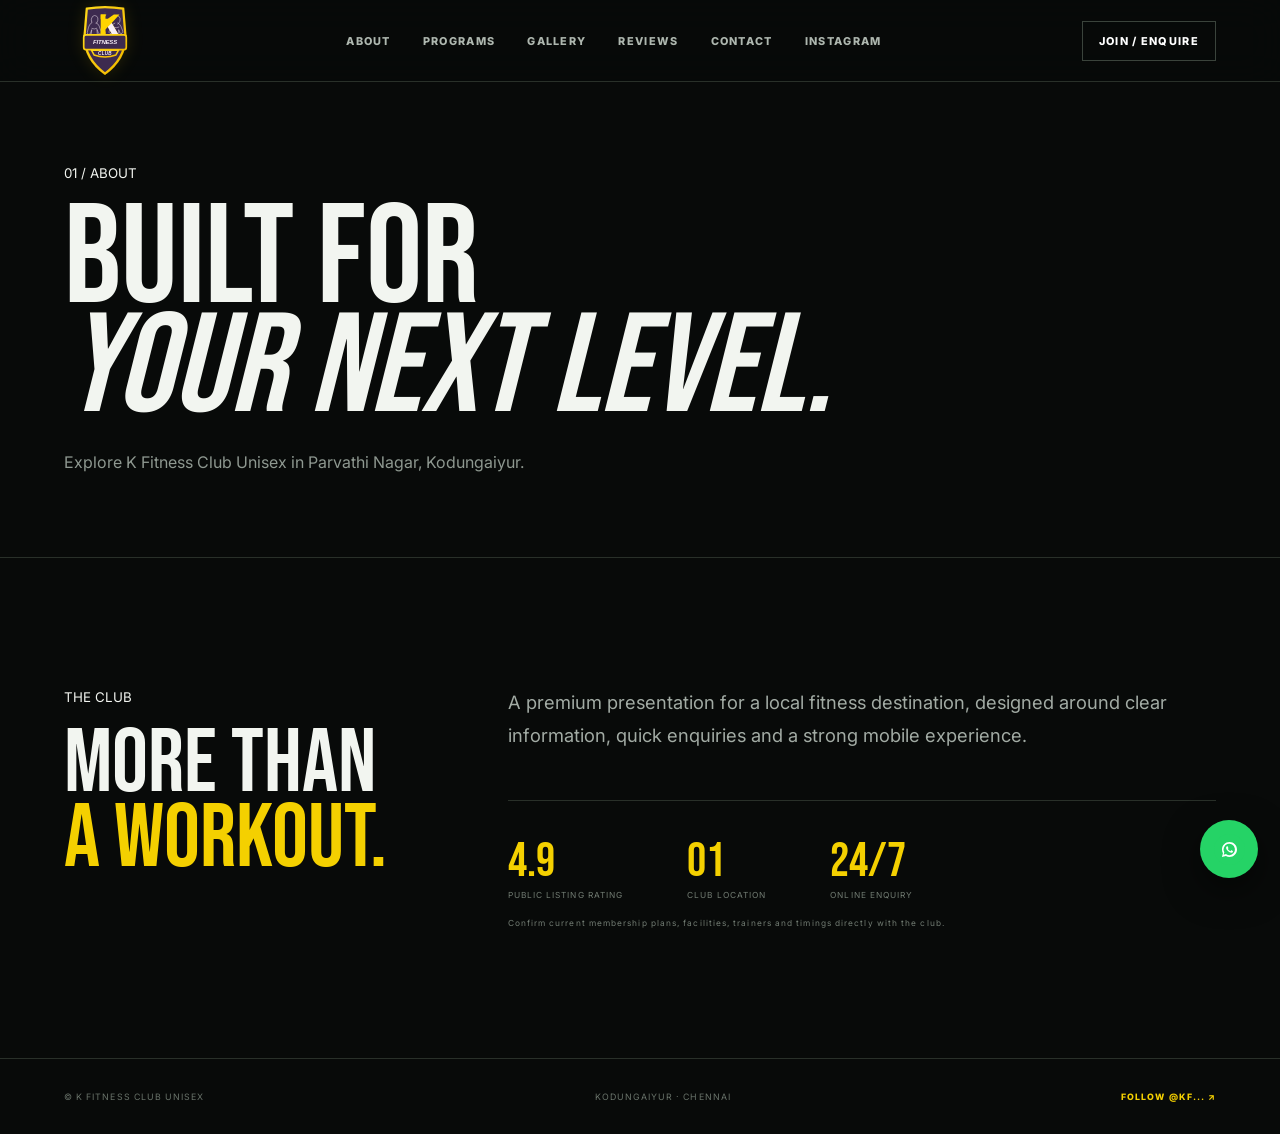
<file: about.html>
<!doctype html><html lang="en"><head><meta charset="utf-8"><meta name="viewport" content="width=device-width,initial-scale=1"><title>About | K Fitness Club Unisex</title><link rel="preconnect" href="https://fonts.googleapis.com"><link rel="preconnect" href="https://fonts.gstatic.com" crossorigin><link href="https://fonts.googleapis.com/css2?family=Bebas+Neue&family=Inter:wght@400;500;600;700;800&display=swap" rel="stylesheet"><link rel="stylesheet" href="styles.css"></head><body><header class="nav"><a class="brand" href="index.html"><img class="brand-logo" src="logo.svg" alt="K Fitness Club Unisex"></a><nav><a href="about.html">ABOUT</a><a href="programs.html">PROGRAMS</a><a href="gallery.html">GALLERY</a><a href="reviews.html">REVIEWS</a><a href="contact.html">CONTACT</a><a href="https://www.instagram.com/kfitnessclub_kodungaiyur/?stkn=MW01eGYybTQ4b3J2Yw==" target="_blank" rel="noopener">INSTAGRAM</a></nav><a class="navcta" href="https://wa.me/919080584625?text=Hi%20K%20Fitness%20Club%2C%20I%27d%20like%20to%20know%20more.">JOIN / ENQUIRE</a><button class="menu">☰</button></header><div class="mobile"><a href="about.html">ABOUT</a><a href="programs.html">PROGRAMS</a><a href="gallery.html">GALLERY</a><a href="reviews.html">REVIEWS</a><a href="contact.html">CONTACT</a><a href="https://www.instagram.com/kfitnessclub_kodungaiyur/?stkn=MW01eGYybTQ4b3J2Yw==" target="_blank" rel="noopener">INSTAGRAM ↗</a></div><main><section class="inner-hero"><small>01 / ABOUT</small><h1>BUILT FOR<br><em>YOUR NEXT LEVEL.</em></h1><p>Explore K Fitness Club Unisex in Parvathi Nagar, Kodungaiyur.</p></section><section class="section about"><div><small>THE CLUB</small><h2>MORE THAN<br><em>A WORKOUT.</em></h2></div><div><p class="lead">A premium presentation for a local fitness destination, designed around clear information, quick enquiries and a strong mobile experience.</p><div class="stats"><div><b>4.9</b><span>PUBLIC LISTING RATING</span></div><div><b>01</b><span>CLUB LOCATION</span></div><div><b>24/7</b><span>ONLINE ENQUIRY</span></div></div><p class="note">Confirm current membership plans, facilities, trainers and timings directly with the club.</p></div></section></main><footer><span>© K FITNESS CLUB UNISEX</span><span>KODUNGAIYUR · CHENNAI</span><a class="footer-insta" href="https://www.instagram.com/kfitnessclub_kodungaiyur/?stkn=MW01eGYybTQ4b3J2Yw==" target="_blank" rel="noopener">FOLLOW @KF... ↗</a></footer><a class="wa" href="https://wa.me/919080584625?text=Hi%20K%20Fitness%20Club%2C%20I%27d%20like%20to%20know%20more." aria-label="WhatsApp"><img src="whatsapp.svg" alt="WhatsApp"></a><script src="script.js"></script></body></html>
</file>
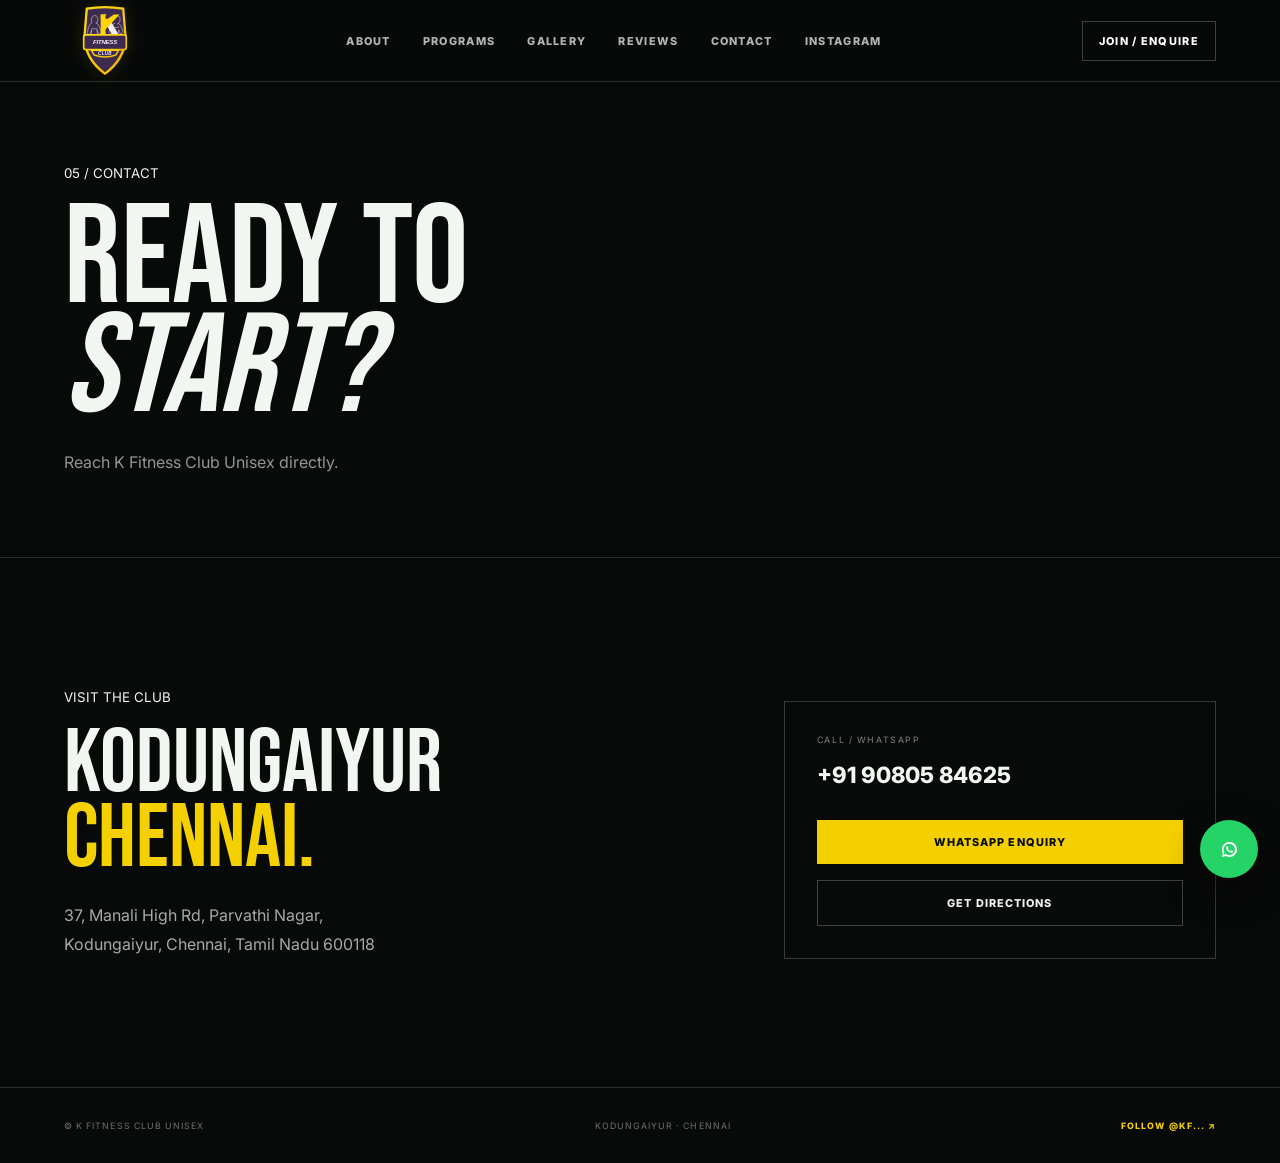
<file: contact.html>
<!doctype html><html lang="en"><head><meta charset="utf-8"><meta name="viewport" content="width=device-width,initial-scale=1"><title>Contact | K Fitness Club Unisex</title><link rel="preconnect" href="https://fonts.googleapis.com"><link rel="preconnect" href="https://fonts.gstatic.com" crossorigin><link href="https://fonts.googleapis.com/css2?family=Bebas+Neue&family=Inter:wght@400;500;600;700;800&display=swap" rel="stylesheet"><link rel="stylesheet" href="styles.css"></head><body><header class="nav"><a class="brand" href="index.html"><img class="brand-logo" src="logo.svg" alt="K Fitness Club Unisex"></a><nav><a href="about.html">ABOUT</a><a href="programs.html">PROGRAMS</a><a href="gallery.html">GALLERY</a><a href="reviews.html">REVIEWS</a><a href="contact.html">CONTACT</a><a href="https://www.instagram.com/kfitnessclub_kodungaiyur/?stkn=MW01eGYybTQ4b3J2Yw==" target="_blank" rel="noopener">INSTAGRAM</a></nav><a class="navcta" href="https://wa.me/919080584625?text=Hi%20K%20Fitness%20Club%2C%20I%27d%20like%20to%20know%20more.">JOIN / ENQUIRE</a><button class="menu">☰</button></header><div class="mobile"><a href="about.html">ABOUT</a><a href="programs.html">PROGRAMS</a><a href="gallery.html">GALLERY</a><a href="reviews.html">REVIEWS</a><a href="contact.html">CONTACT</a><a href="https://www.instagram.com/kfitnessclub_kodungaiyur/?stkn=MW01eGYybTQ4b3J2Yw==" target="_blank" rel="noopener">INSTAGRAM ↗</a></div><main><section class="inner-hero"><small>05 / CONTACT</small><h1>READY TO<br><em>START?</em></h1><p>Reach K Fitness Club Unisex directly.</p></section><section class="section contact"><div><small>VISIT THE CLUB</small><h2>KODUNGAIYUR<br><em>CHENNAI.</em></h2><p>37, Manali High Rd, Parvathi Nagar,<br>Kodungaiyur, Chennai, Tamil Nadu 600118</p></div><div class="card"><small>CALL / WHATSAPP</small><a class="phone" href="tel:+919080584625">+91 90805 84625</a><a class="primary" href="https://wa.me/919080584625">WHATSAPP ENQUIRY</a><a class="outline" href="https://www.google.com/maps/search/?api=1&query=37%2C%20Manali%20High%20Rd%2C%20Parvathi%20Nagar%2C%20Kodungaiyur%2C%20Chennai%2C%20Tamil%20Nadu%20600118">GET DIRECTIONS</a></div></section></main><footer><span>© K FITNESS CLUB UNISEX</span><span>KODUNGAIYUR · CHENNAI</span><a class="footer-insta" href="https://www.instagram.com/kfitnessclub_kodungaiyur/?stkn=MW01eGYybTQ4b3J2Yw==" target="_blank" rel="noopener">FOLLOW @KF... ↗</a></footer><a class="wa" href="https://wa.me/919080584625?text=Hi%20K%20Fitness%20Club%2C%20I%27d%20like%20to%20know%20more." aria-label="WhatsApp"><img src="whatsapp.svg" alt="WhatsApp"></a><script src="script.js"></script></body></html>
</file>
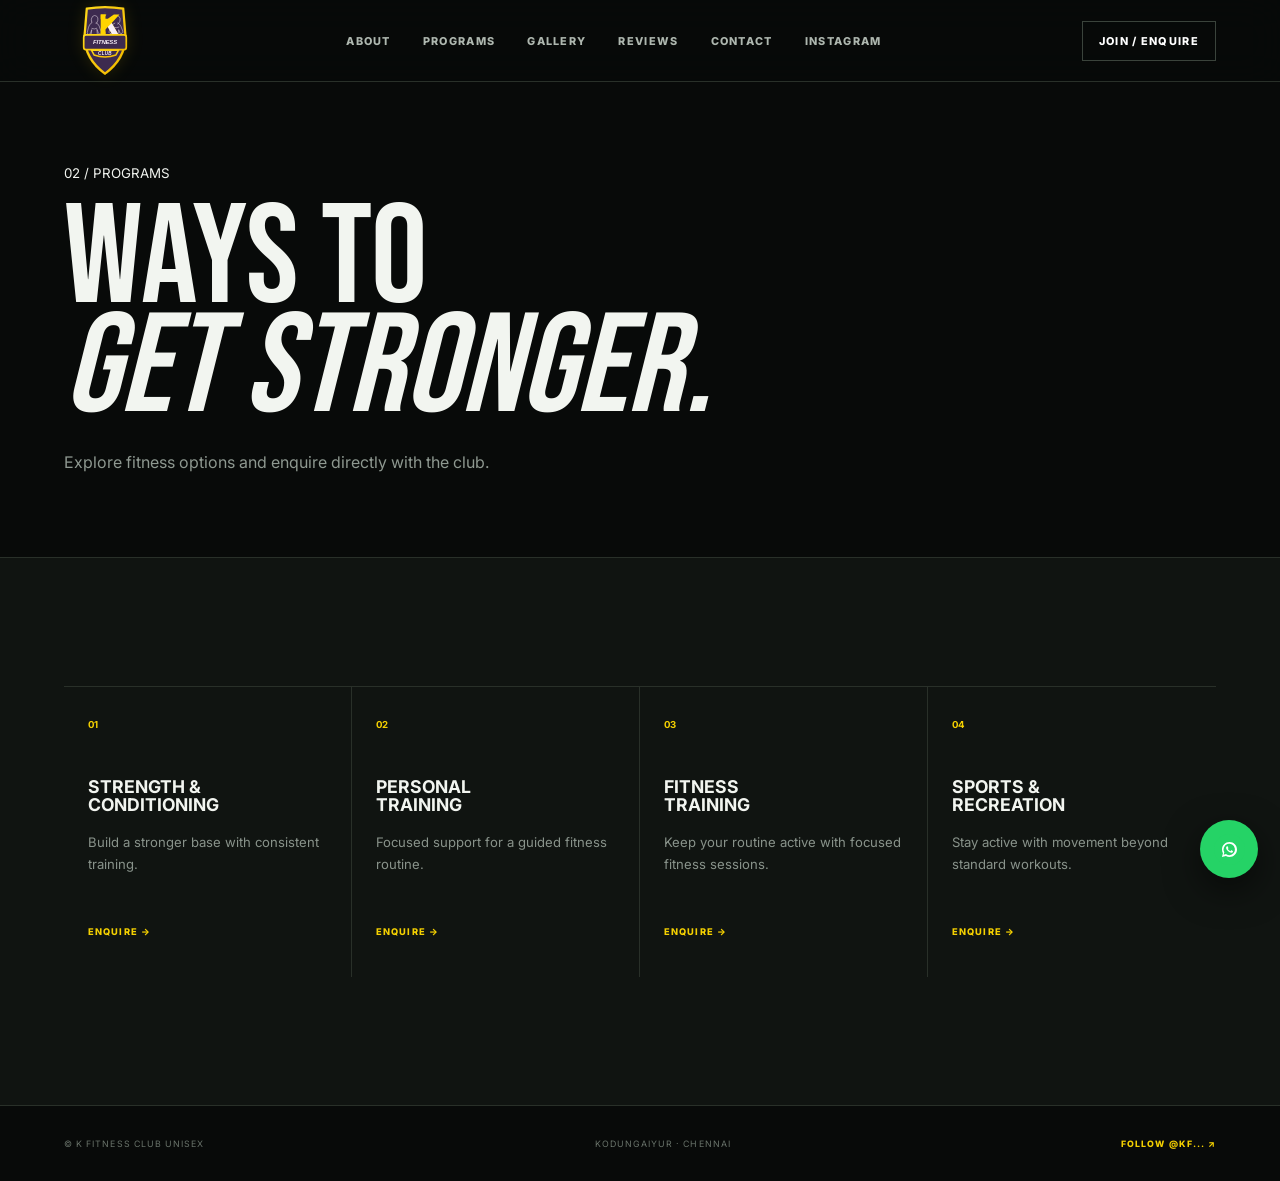
<file: programs.html>
<!doctype html><html lang="en"><head><meta charset="utf-8"><meta name="viewport" content="width=device-width,initial-scale=1"><title>Programs | K Fitness Club Unisex</title><link rel="preconnect" href="https://fonts.googleapis.com"><link rel="preconnect" href="https://fonts.gstatic.com" crossorigin><link href="https://fonts.googleapis.com/css2?family=Bebas+Neue&family=Inter:wght@400;500;600;700;800&display=swap" rel="stylesheet"><link rel="stylesheet" href="styles.css"></head><body><header class="nav"><a class="brand" href="index.html"><img class="brand-logo" src="logo.svg" alt="K Fitness Club Unisex"></a><nav><a href="about.html">ABOUT</a><a href="programs.html">PROGRAMS</a><a href="gallery.html">GALLERY</a><a href="reviews.html">REVIEWS</a><a href="contact.html">CONTACT</a><a href="https://www.instagram.com/kfitnessclub_kodungaiyur/?stkn=MW01eGYybTQ4b3J2Yw==" target="_blank" rel="noopener">INSTAGRAM</a></nav><a class="navcta" href="https://wa.me/919080584625?text=Hi%20K%20Fitness%20Club%2C%20I%27d%20like%20to%20know%20more.">JOIN / ENQUIRE</a><button class="menu">☰</button></header><div class="mobile"><a href="about.html">ABOUT</a><a href="programs.html">PROGRAMS</a><a href="gallery.html">GALLERY</a><a href="reviews.html">REVIEWS</a><a href="contact.html">CONTACT</a><a href="https://www.instagram.com/kfitnessclub_kodungaiyur/?stkn=MW01eGYybTQ4b3J2Yw==" target="_blank" rel="noopener">INSTAGRAM ↗</a></div><main><section class="inner-hero"><small>02 / PROGRAMS</small><h1>WAYS TO<br><em>GET STRONGER.</em></h1><p>Explore fitness options and enquire directly with the club.</p></section><section class="section dark"><div class="grid"><article><b>01</b><h3>STRENGTH &<br>CONDITIONING</h3><p>Build a stronger base with consistent training.</p><a href="https://wa.me/919080584625">ENQUIRE →</a></article><article><b>02</b><h3>PERSONAL<br>TRAINING</h3><p>Focused support for a guided fitness routine.</p><a href="https://wa.me/919080584625">ENQUIRE →</a></article><article><b>03</b><h3>FITNESS<br>TRAINING</h3><p>Keep your routine active with focused fitness sessions.</p><a href="https://wa.me/919080584625">ENQUIRE →</a></article><article><b>04</b><h3>SPORTS &<br>RECREATION</h3><p>Stay active with movement beyond standard workouts.</p><a href="https://wa.me/919080584625">ENQUIRE →</a></article></div></section></main><footer><span>© K FITNESS CLUB UNISEX</span><span>KODUNGAIYUR · CHENNAI</span><a class="footer-insta" href="https://www.instagram.com/kfitnessclub_kodungaiyur/?stkn=MW01eGYybTQ4b3J2Yw==" target="_blank" rel="noopener">FOLLOW @KF... ↗</a></footer><a class="wa" href="https://wa.me/919080584625?text=Hi%20K%20Fitness%20Club%2C%20I%27d%20like%20to%20know%20more." aria-label="WhatsApp"><img src="whatsapp.svg" alt="WhatsApp"></a><script src="script.js"></script></body></html>
</file>
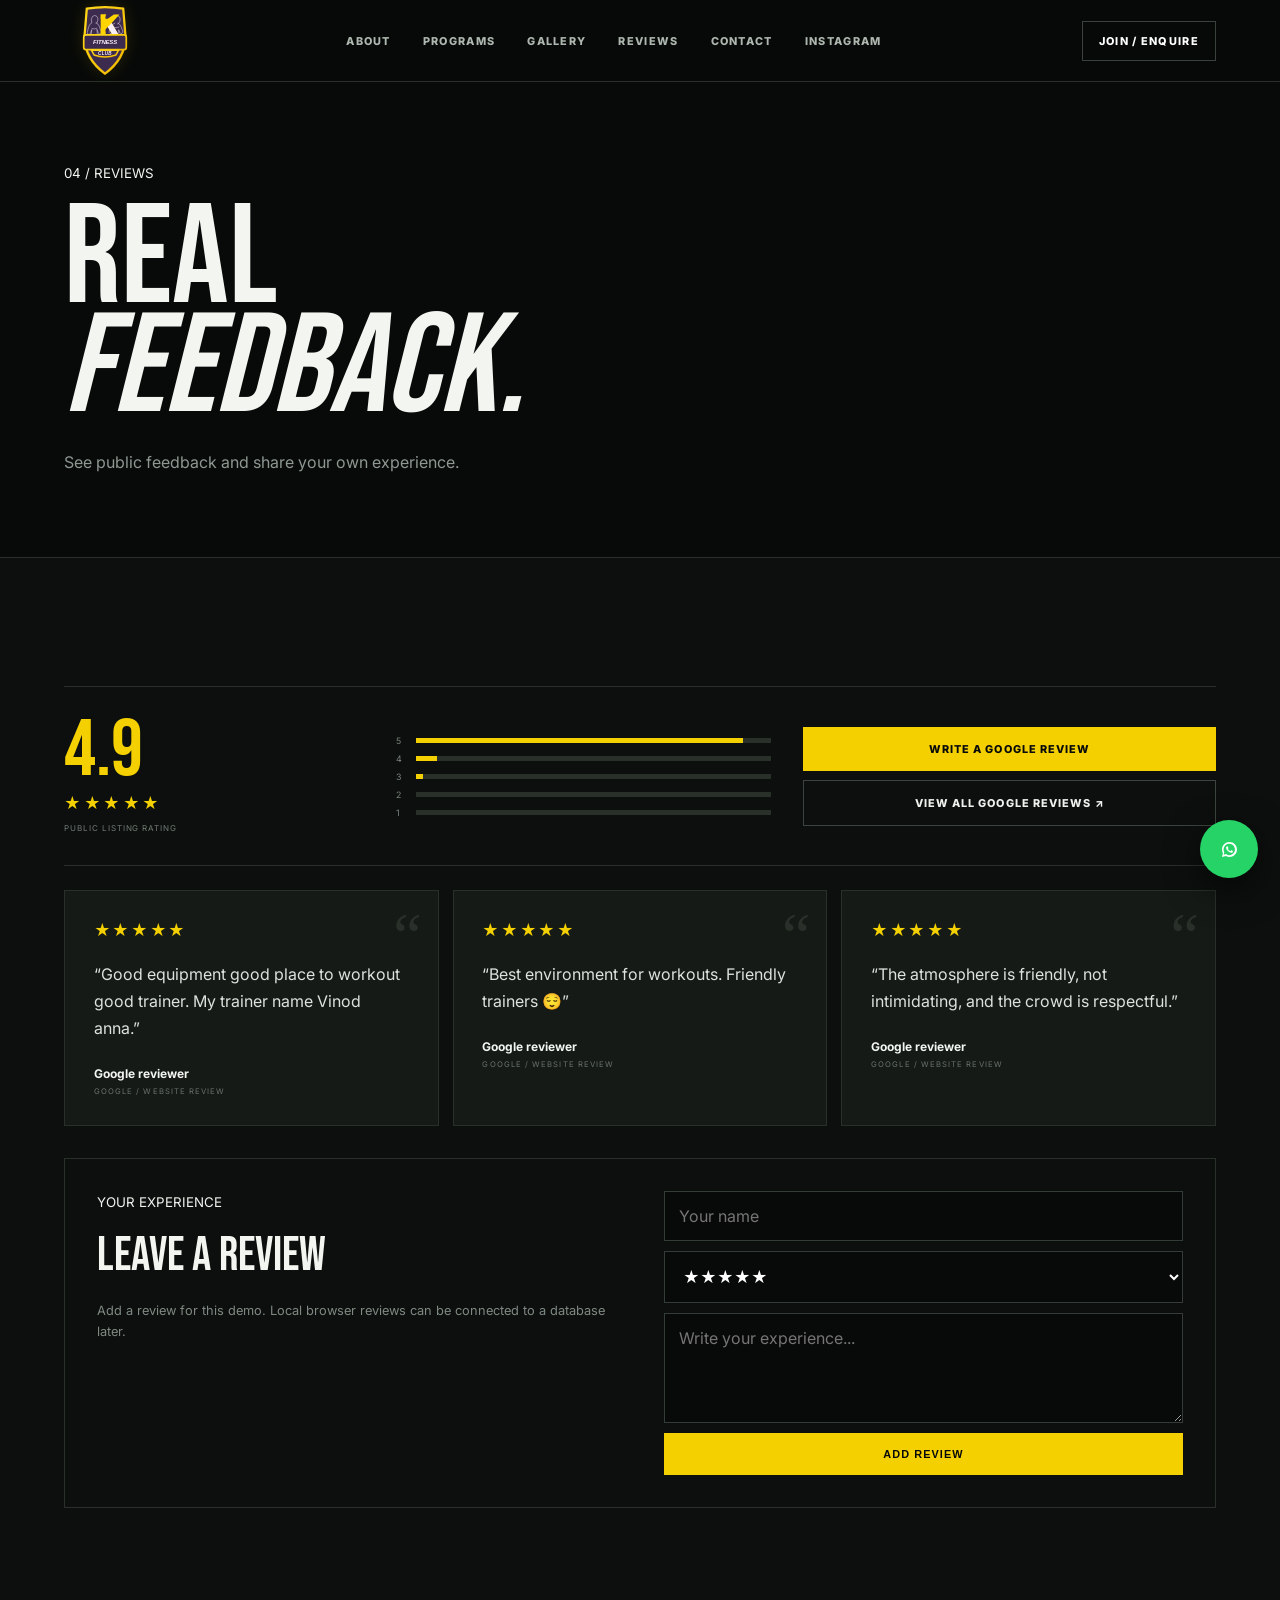
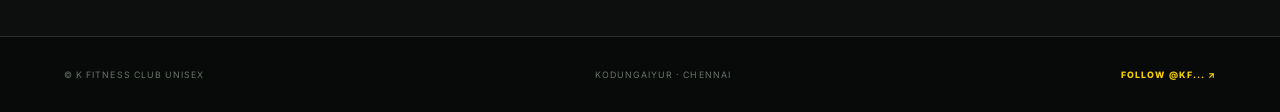
<file: reviews.html>
<!doctype html><html lang="en"><head><meta charset="utf-8"><meta name="viewport" content="width=device-width,initial-scale=1"><title>Reviews | K Fitness Club Unisex</title><link rel="preconnect" href="https://fonts.googleapis.com"><link rel="preconnect" href="https://fonts.gstatic.com" crossorigin><link href="https://fonts.googleapis.com/css2?family=Bebas+Neue&family=Inter:wght@400;500;600;700;800&display=swap" rel="stylesheet"><link rel="stylesheet" href="styles.css"></head><body><header class="nav"><a class="brand" href="index.html"><img class="brand-logo" src="logo.svg" alt="K Fitness Club Unisex"></a><nav><a href="about.html">ABOUT</a><a href="programs.html">PROGRAMS</a><a href="gallery.html">GALLERY</a><a href="reviews.html">REVIEWS</a><a href="contact.html">CONTACT</a><a href="https://www.instagram.com/kfitnessclub_kodungaiyur/?stkn=MW01eGYybTQ4b3J2Yw==" target="_blank" rel="noopener">INSTAGRAM</a></nav><a class="navcta" href="https://wa.me/919080584625?text=Hi%20K%20Fitness%20Club%2C%20I%27d%20like%20to%20know%20more.">JOIN / ENQUIRE</a><button class="menu">☰</button></header><div class="mobile"><a href="about.html">ABOUT</a><a href="programs.html">PROGRAMS</a><a href="gallery.html">GALLERY</a><a href="reviews.html">REVIEWS</a><a href="contact.html">CONTACT</a><a href="https://www.instagram.com/kfitnessclub_kodungaiyur/?stkn=MW01eGYybTQ4b3J2Yw==" target="_blank" rel="noopener">INSTAGRAM ↗</a></div><main><section class="inner-hero"><small>04 / REVIEWS</small><h1>REAL<br><em>FEEDBACK.</em></h1><p>See public feedback and share your own experience.</p></section><section class="section reviews-section"><div class="review-summary"><div class="score-box"><strong>4.9</strong><span>★★★★★</span><small>PUBLIC LISTING RATING</small></div><div class="bar-box"><div><span>5</span><i><b style="width:92%"></b></i></div><div><span>4</span><i><b style="width:6%"></b></i></div><div><span>3</span><i><b style="width:2%"></b></i></div><div><span>2</span><i><b style="width:0%"></b></i></div><div><span>1</span><i><b style="width:0%"></b></i></div></div><div class="review-actions"><a class="primary" target="_blank" href="https://www.google.com/search?q=K+Fitness+Club+Unisex+Kodungaiyur+Google+reviews">WRITE A GOOGLE REVIEW</a><a class="outline" target="_blank" href="https://www.google.com/maps/search/?api=1&query=K%20Fitness%20Club%20Unisex%2C%2037%20Manali%20High%20Rd%2C%20Chennai">VIEW ALL GOOGLE REVIEWS ↗</a></div></div><div class="review-grid" id="reviewGrid"></div><div class="review-add"><div><small>YOUR EXPERIENCE</small><h3>LEAVE A REVIEW</h3><p>Add a review for this demo. Local browser reviews can be connected to a database later.</p></div><form id="reviewForm"><input id="reviewName" required maxlength="40" placeholder="Your name"><select id="reviewStars"><option value="5">★★★★★</option><option value="4">★★★★☆</option><option value="3">★★★☆☆</option><option value="2">★★☆☆☆</option><option value="1">★☆☆☆☆</option></select><textarea id="reviewText" required maxlength="280" placeholder="Write your experience..."></textarea><button class="primary" type="submit">ADD REVIEW</button></form></div></section></main><footer><span>© K FITNESS CLUB UNISEX</span><span>KODUNGAIYUR · CHENNAI</span><a class="footer-insta" href="https://www.instagram.com/kfitnessclub_kodungaiyur/?stkn=MW01eGYybTQ4b3J2Yw==" target="_blank" rel="noopener">FOLLOW @KF... ↗</a></footer><a class="wa" href="https://wa.me/919080584625?text=Hi%20K%20Fitness%20Club%2C%20I%27d%20like%20to%20know%20more." aria-label="WhatsApp"><img src="whatsapp.svg" alt="WhatsApp"></a><script src="script.js"></script></body></html>
</file>
<file: styles.css>
*{box-sizing:border-box;margin:0;padding:0}html{scroll-behavior:smooth}body{background:#080a09;color:#f2f5f0;font-family:Inter,sans-serif;overflow-x:hidden}.nav{height:82px;padding:0 5vw;display:flex;align-items:center;justify-content:space-between;border-bottom:1px solid #293029;position:fixed;inset:0 0 auto;z-index:10;background:#080a09dd;backdrop-filter:blur(18px)}.brand{display:flex;align-items:center;text-decoration:none;color:#fff}.brand-logo{width:185px;height:auto;display:block}.brand b{font:2.5rem/1 'Bebas Neue';color:#f4d000}.brand span{font-size:.9rem;line-height:.8}.brand small{display:block;font-size:.45rem;letter-spacing:.2em;color:#7e887f;margin-top:4px}.nav nav{display:flex;gap:2rem}.nav nav a,.navcta{font-size:.68rem;font-weight:800;letter-spacing:.12em;text-decoration:none;color:#aeb7af}.nav nav a:hover{color:#f4d000}.navcta{border:1px solid #3a433b;padding:12px 16px;color:#fff}.menu{display:none;background:none;border:0;color:#fff;font-size:1.5rem}.hero{min-height:100vh;padding:140px 5vw 70px;display:grid;grid-template-columns:1fr 1fr;gap:5vw;align-items:center}.copy small,.section>small,.top small{font-size:.57rem;letter-spacing:.22em;color:#7e897f;font-weight:800}.copy h1{font:clamp(5.5rem,11vw,11rem)/.76 'Bebas Neue';margin:1.3rem 0}.copy em,h2 em,.gallery em,.statement em{color:#f4d000;font-style:normal}.copy p,.lead,.contact p{color:#a2aba4;line-height:1.8}.actions{display:flex;gap:12px;margin-top:2rem;flex-wrap:wrap}.primary,.outline{display:inline-flex;justify-content:center;padding:15px 19px;text-decoration:none;font-size:.68rem;font-weight:800;letter-spacing:.1em}.primary{background:#f4d000;color:#080a09}.outline{border:1px solid #3b443d;color:#eef2ed}.heroimg{height:72vh;min-height:500px;position:relative;overflow:hidden}.heroimg img{width:100%;height:100%;object-fit:cover;filter:contrast(1.08) saturate(.75)}.rating{position:absolute;left:22px;bottom:22px;background:#f4d000;color:#080a09;padding:14px 17px;display:flex;gap:12px;align-items:center}.rating b{font-size:2rem}.rating span{font-size:.5rem;font-weight:800;letter-spacing:.12em}.ticker{padding:20px 5vw;border-block:1px solid #293029;display:flex;justify-content:space-around;color:#707a71;font-size:.66rem;font-weight:800;letter-spacing:.2em}.ticker span:first-child{color:#f4d000}.section{padding:10vw 5vw}.about{display:grid;grid-template-columns:.65fr 1.35fr;gap:8vw}.about h2,.top h2,.contact h2{font:clamp(4rem,7vw,7.5rem)/.84 'Bebas Neue';margin:1.3rem 0 2rem}.lead{font-size:1.15rem;max-width:760px}.stats{display:flex;gap:5vw;border-top:1px solid #293029;margin-top:3rem;padding-top:2rem}.stats div{display:flex;flex-direction:column}.stats b{font:3rem 'Bebas Neue';color:#f4d000}.stats span,.note{font-size:.52rem;letter-spacing:.13em;color:#727c73}.note{line-height:1.7;margin-top:1rem}.dark{background:#101411}.top{display:flex;justify-content:space-between;align-items:end;margin-bottom:4rem}.top h2{text-align:right;margin:0}.grid{display:grid;grid-template-columns:repeat(4,1fr);border-top:1px solid #293029}.grid article{padding:2rem 1.5rem 2.5rem;border-right:1px solid #293029;min-height:290px;display:flex;flex-direction:column}.grid article:last-child{border:0}.grid article>b{color:#f4d000;font-size:.6rem}.grid h3{font-size:1.1rem;line-height:1.05;margin:3rem 0 1rem}.grid p{font-size:.82rem;line-height:1.7;color:#89938b}.grid a{margin-top:auto;color:#f4d000;text-decoration:none;font-size:.58rem;font-weight:800;letter-spacing:.12em}.gallery{margin-top:2.5rem;display:grid;grid-template-columns:1.1fr .9fr .9fr;gap:12px}.gallery img{width:100%;height:350px;object-fit:cover}.gallery .tall{height:550px;grid-row:span 2}.gallery div{background:#f4d000;color:#080a09;min-height:188px;padding:2rem;font:3.2rem/.84 'Bebas Neue';display:flex;flex-direction:column;justify-content:end}.gallery div em{color:#080a09}.statement{padding:10vw 5vw;background:#151a16;text-align:center}.statement>span{font:5rem Georgia;color:#f4d000}.statement h2{font:clamp(4rem,8vw,8rem)/.8 'Bebas Neue';margin:1rem 0 2rem}.statement small{font-size:.53rem;letter-spacing:.2em;color:#7a847b}.contact{display:grid;grid-template-columns:1fr .7fr;gap:8vw;align-items:end}.contact h2{margin:1.3rem 0 1.5rem}.card{border:1px solid #333b34;padding:2rem;display:flex;flex-direction:column;gap:1rem}.card small{font-size:.55rem;letter-spacing:.18em;color:#7b867d}.phone{font-size:1.4rem;font-weight:800;text-decoration:none;color:#f2f5f0}.card .primary{margin-top:1rem}.card a{width:100%}footer{border-top:1px solid #293029;padding:2rem 5vw;display:flex;justify-content:space-between;align-items:center;color:#69736a;font-size:.55rem;letter-spacing:.12em}.wa{position:fixed;right:22px;bottom:22px;width:58px;height:58px;border-radius:50%;display:grid;place-items:center;background:#25d366;color:#fff;text-decoration:none;font-size:1.6rem;z-index:20;box-shadow:0 12px 35px #0008}.mobile{display:none}@media(max-width:900px){.nav nav,.navcta{display:none}.menu{display:block}.hero{grid-template-columns:1fr;padding-top:125px}.heroimg{height:55vh}.about,.contact{grid-template-columns:1fr;gap:3rem}.grid{grid-template-columns:1fr 1fr}.grid article{border-bottom:1px solid #293029}.gallery{grid-template-columns:1fr 1fr}.gallery .tall{height:350px;grid-row:auto}.gallery div{grid-column:span 2}.mobile{position:fixed;inset:82px 0 0;background:#080a09;z-index:9;padding:35px 5vw;display:flex;flex-direction:column;gap:1.5rem;transform:translateX(100%);transition:.3s}.mobile.open{transform:none}.mobile a{font:3.5rem 'Bebas Neue';text-decoration:none;color:#fff}}@media(max-width:560px){.nav{height:72px}.hero{padding:105px 5vw 65px;display:block}.copy h1{font-size:5.5rem}.heroimg{margin-top:2.5rem;height:58vh}.actions a{width:100%}.ticker{justify-content:flex-start;gap:15px;overflow:hidden;white-space:nowrap}.ticker span:nth-of-type(n+3){display:none}.section{padding:18vw 5vw}.about h2,.top h2,.contact h2{font-size:4.2rem}.top{display:block}.top h2{text-align:left;margin-top:1rem}.stats{gap:1.5rem}.stats b{font-size:2.4rem}.grid{grid-template-columns:1fr}.grid article{border-right:0}.gallery{grid-template-columns:1fr}.gallery img,.gallery .tall{height:320px}.gallery div{grid-column:auto;min-height:220px}.statement h2{font-size:4.5rem}footer{flex-direction:column;gap:1rem;align-items:flex-start}.wa{right:16px;bottom:16px;width:54px;height:54px}}.reviews-section{background:#0c0f0d}.review-head{display:flex;justify-content:space-between;align-items:center;border-block:1px solid #293029;padding:2rem 0;margin-bottom:1.5rem}.review-head div{display:flex;align-items:center;gap:1rem;flex-wrap:wrap}.review-head strong{font:4rem 'Bebas Neue';color:#f4d000}.review-head span{color:#f4d000;letter-spacing:.15em}.review-head small{font-size:.52rem;letter-spacing:.13em;color:#727c73}.review-grid{display:grid;grid-template-columns:repeat(3,1fr);gap:14px}.review-card{background:#151a16;border:1px solid #293029;padding:1.8rem;min-height:220px;display:flex;flex-direction:column}.review-stars{color:#f4d000;letter-spacing:.1em}.review-stars span{color:#4b554d}.review-card p{color:#dce2dd;line-height:1.7;margin:1.3rem 0 1.5rem}.review-card b{font-size:.75rem}.review-card small{color:#68736a;font-size:.48rem;letter-spacing:.14em;margin-top:.35rem}.review-add{margin-top:2rem;border:1px solid #293029;padding:2rem;display:grid;grid-template-columns:1fr 1fr;gap:3rem}.review-add h3{font:3rem 'Bebas Neue';margin:1rem 0}.review-add p{color:#7f8981;line-height:1.7;font-size:.8rem}.review-add form{display:flex;flex-direction:column;gap:10px}.review-add input,.review-add select,.review-add textarea{background:#080a09;border:1px solid #343d35;color:#fff;padding:14px;font:inherit}.review-add textarea{min-height:110px;resize:vertical}.review-add .primary{border:0;cursor:pointer}.mobile a[href="#reviews"]{display:block}@media(max-width:900px){.review-grid{grid-template-columns:1fr 1fr}.review-add{grid-template-columns:1fr}}@media(max-width:560px){.review-head{align-items:flex-start;flex-direction:column;gap:1.5rem}.review-head .outline{width:100%}.review-grid{grid-template-columns:1fr}.review-add{padding:1.3rem}.review-add h3{font-size:2.7rem}}.gallery-grid{display:grid;grid-template-columns:1.2fr .8fr .8fr;gap:12px}.photo{border:0;padding:0;background:#111;cursor:pointer;overflow:hidden;height:300px}.photo:first-child{height:520px;grid-row:span 2}.photo img{width:100%;height:100%;object-fit:cover;transition:transform .6s,filter .6s;filter:saturate(.8)}.photo:hover img{transform:scale(1.05);filter:saturate(1.05)}.gallery-statement{background:#f4d000;color:#080a09;min-height:188px;padding:2rem;font:3.2rem/.84 'Bebas Neue';display:flex;flex-direction:column;justify-content:end}.gallery-statement em{color:#080a09}.gallery-tools{margin-top:18px;border:1px solid #293029;padding:1.2rem 1.4rem;display:flex;justify-content:space-between;align-items:center;gap:20px}.gallery-tools small{font-size:.5rem;letter-spacing:.15em;color:#7b857d}.gallery-tools p{font-size:.75rem;color:#7d887f;margin-top:6px}.upload-btn{background:#f4d000;color:#080a09;padding:13px 17px;font-size:.62rem;font-weight:800;letter-spacing:.1em;cursor:pointer;white-space:nowrap}.uploaded-gallery{display:grid;grid-template-columns:repeat(4,1fr);gap:12px;margin-top:12px}.uploaded-gallery img{width:100%;height:190px;object-fit:cover;cursor:pointer}.lightbox{position:fixed;inset:0;background:#000e;z-index:100;display:none;place-items:center;padding:30px}.lightbox.open{display:grid}.lightbox img{max-width:95vw;max-height:88vh;object-fit:contain}.lightbox button{position:absolute;top:20px;right:25px;background:none;border:0;color:#fff;font-size:2rem;cursor:pointer}@media(max-width:900px){.gallery-grid{grid-template-columns:1fr 1fr}.photo:first-child{height:350px;grid-row:auto}.gallery-statement{grid-column:span 2}.uploaded-gallery{grid-template-columns:repeat(3,1fr)}}@media(max-width:560px){.gallery-grid{grid-template-columns:1fr}.gallery-statement{grid-column:auto;min-height:220px}.photo,.photo:first-child{height:320px}.gallery-tools{flex-direction:column;align-items:stretch}.upload-btn{text-align:center}.uploaded-gallery{grid-template-columns:1fr 1fr}.uploaded-gallery img{height:150px}}.review-summary{display:grid;grid-template-columns:.8fr 1fr 1.1fr;gap:2rem;border-block:1px solid #293029;padding:2rem 0;margin-bottom:1.5rem;align-items:center}.score-box{display:flex;flex-direction:column}.score-box strong{font:5rem/.8 'Bebas Neue';color:#f4d000}.score-box span{color:#f4d000;letter-spacing:.16em;margin:10px 0}.score-box small{font-size:.5rem;letter-spacing:.12em;color:#727c73}.bar-box{display:flex;flex-direction:column;gap:7px}.bar-box div{display:grid;grid-template-columns:12px 1fr;gap:8px;align-items:center;font-size:.55rem;color:#7b857d}.bar-box i{height:5px;background:#293029;display:block;overflow:hidden}.bar-box b{height:100%;background:#f4d000;display:block}.review-actions{display:flex;flex-direction:column;gap:9px}.review-actions a{width:100%;text-align:center}.review-card{position:relative}.review-card:before{content:'“';position:absolute;right:16px;top:8px;color:#293029;font:4rem Georgia}@media(max-width:900px){.review-summary{grid-template-columns:1fr 1fr}.review-actions{grid-column:span 2;flex-direction:row}.review-actions a{flex:1}}@media(max-width:560px){.review-summary{grid-template-columns:1fr}.review-actions{grid-column:auto;flex-direction:column}}.inner-hero{min-height:62vh;padding:160px 5vw 80px;display:flex;flex-direction:column;justify-content:end;border-bottom:1px solid #293029}.inner-hero h1{font:clamp(5rem,11vw,11rem)/.78 'Bebas Neue';margin:1.5rem 0}.inner-hero p{color:#8e9890;max-width:600px;line-height:1.8}.page-link{margin-top:18px}.nav nav a{white-space:nowrap}@media(max-width:1100px){.nav nav{gap:1rem}.nav nav a{font-size:.55rem}}.brand-logo{filter:drop-shadow(0 0 8px #f4d00022)}.primary{background:#f4d000;color:#080a09}.outline:hover{border-color:#f4d000;color:#f4d000}.nav nav a:hover{color:#f4d000}.rating{background:#f4d000}.stats b{color:#f4d000}.grid article>b,.grid a{color:#f4d000}.gallery-statement{background:#f4d000}.score-box strong,.score-box span,.bar-box b{color:#f4d000}.review-stars{color:#f4d000}.review-actions .primary{background:#f4d000}@media(max-width:560px){.brand-logo{width:145px}}/* Homepage showcase redesign */.nav .brand-logo{width:150px}.nav nav a.active{color:#f4d000}.showcase-hero{min-height:100vh;padding:110px 4.5vw 55px;display:grid;grid-template-columns:1fr 1.05fr;gap:2.5vw;align-items:stretch;background:#070807}.hero-copy{display:flex;flex-direction:column;justify-content:center;padding:4vw 0}.eyebrow,.section-kicker{font-size:.7rem;font-weight:800;letter-spacing:.28em;color:#c4c8c4}.eyebrow i{color:#f4d000;font-style:normal;margin:0 .5rem}.hero-copy h1{font:clamp(4.7rem,7.7vw,8.8rem)/.8 'Bebas Neue';margin:1.5rem 0 .8rem;letter-spacing:.01em}.hero-copy h1 span{color:#f4d000}.hero-copy h1 b{color:#fff;font-weight:400}.hero-copy h2{font-size:clamp(1.25rem,2vw,2.1rem);margin-bottom:1.2rem}.hero-copy p{max-width:640px;color:#a7aea8;line-height:1.8;font-size:.95rem}.hero-actions{display:flex;gap:14px;flex-wrap:wrap;margin-top:1.7rem}.hero-actions .primary span{font-size:1.2rem;margin-left:10px}.showcase-image{min-height:650px;position:relative;overflow:hidden;background:#121512}.showcase-image img{width:100%;height:100%;object-fit:cover;filter:brightness(.75) contrast(1.08) saturate(.85)}.image-overlay{position:absolute;inset:0;background:linear-gradient(90deg,#070807aa 0%,transparent 45%),linear-gradient(0deg,#070807cc,transparent 45%)}.image-caption{position:absolute;right:7%;bottom:9%;font:clamp(3rem,6vw,6.5rem)/.75 'Bebas Neue';text-align:right;color:#f4d000;text-shadow:0 5px 20px #0008}.image-caption b{display:block;color:#fff;font-weight:400;font-size:.58em}.hero-stats{display:grid;grid-template-columns:repeat(4,1fr);gap:1px;margin-top:3rem;border-top:1px solid #293029}.hero-stats div{padding:1.2rem 1rem 0 0;border-right:1px solid #293029}.hero-stats div:last-child{border:0}.hero-stats strong{display:block;color:#f4d000;font:2.3rem 'Bebas Neue'}.hero-stats small{display:block;color:#7d877e;font-size:.47rem;line-height:1.35;letter-spacing:.11em;font-weight:800}.why-section{padding:7rem 4.5vw 6rem;background:#0c0e0d;text-align:center}.why-section h2{font-size:clamp(3rem,5vw,5.5rem);margin:1rem 0 .8rem}.why-section h2 em{color:#f4d000;font-style:normal}.yellow-line{width:48px;height:4px;background:#f4d000;margin:0 auto 4rem}.why-grid{display:grid;grid-template-columns:repeat(5,1fr);max-width:1400px;margin:auto}.why-grid article{padding:1.2rem 1.5rem;border-right:1px solid #293029}.why-grid article:last-child{border:0}.icon{font-size:2rem;color:#f4d000;height:45px}.why-grid h3{font-size:.95rem;margin:1rem 0 .7rem}.why-grid p{font-size:.72rem;line-height:1.7;color:#8b958d}.home-cta{padding:7rem 4.5vw;display:flex;justify-content:space-between;align-items:end;background:#111411}.home-cta h2{font:clamp(3.8rem,6vw,6.5rem)/.8 'Bebas Neue';margin-top:1rem}.home-cta em{color:#f4d000;font-style:normal}@media(max-width:1100px){.showcase-hero{grid-template-columns:1fr}.showcase-image{min-height:520px}.why-grid{grid-template-columns:repeat(3,1fr)}.why-grid article:nth-child(3){border-right:0}.why-grid article{border-bottom:1px solid #293029}.home-cta{gap:2rem}}@media(max-width:700px){.showcase-hero{padding:95px 5vw 45px}.hero-copy{padding:2rem 0}.hero-copy h1{font-size:5.2rem}.hero-stats{grid-template-columns:1fr 1fr}.showcase-image{min-height:430px}.why-section{padding:5rem 5vw}.why-grid{grid-template-columns:1fr}.why-grid article,.why-grid article:nth-child(3){border-right:0;padding:1.6rem 0}.home-cta{display:block;padding:5rem 5vw}.home-cta .primary{margin-top:2rem;width:100%}}.nav .brand-logo{width:82px!important;max-width:82px;height:auto;max-height:70px;object-fit:contain;display:block}@media(max-width:700px){.nav .brand-logo{width:64px!important;max-width:64px;max-height:58px}}.nav nav{align-items:center}.nav nav a{transition:color .2s ease}.footer-insta{color:#f4d000;text-decoration:none;font-size:.55rem;letter-spacing:.12em;font-weight:800}.mobile a{color:#fff}.mobile a:hover{color:#f4d000}.wa img{width:31px;height:31px;display:block;object-fit:contain}.wa{transition:transform .2s ease,box-shadow .2s ease}.wa:hover{transform:scale(1.08);box-shadow:0 14px 40px #000b}@media(max-width:560px){.wa img{width:29px;height:29px}}
</file>
